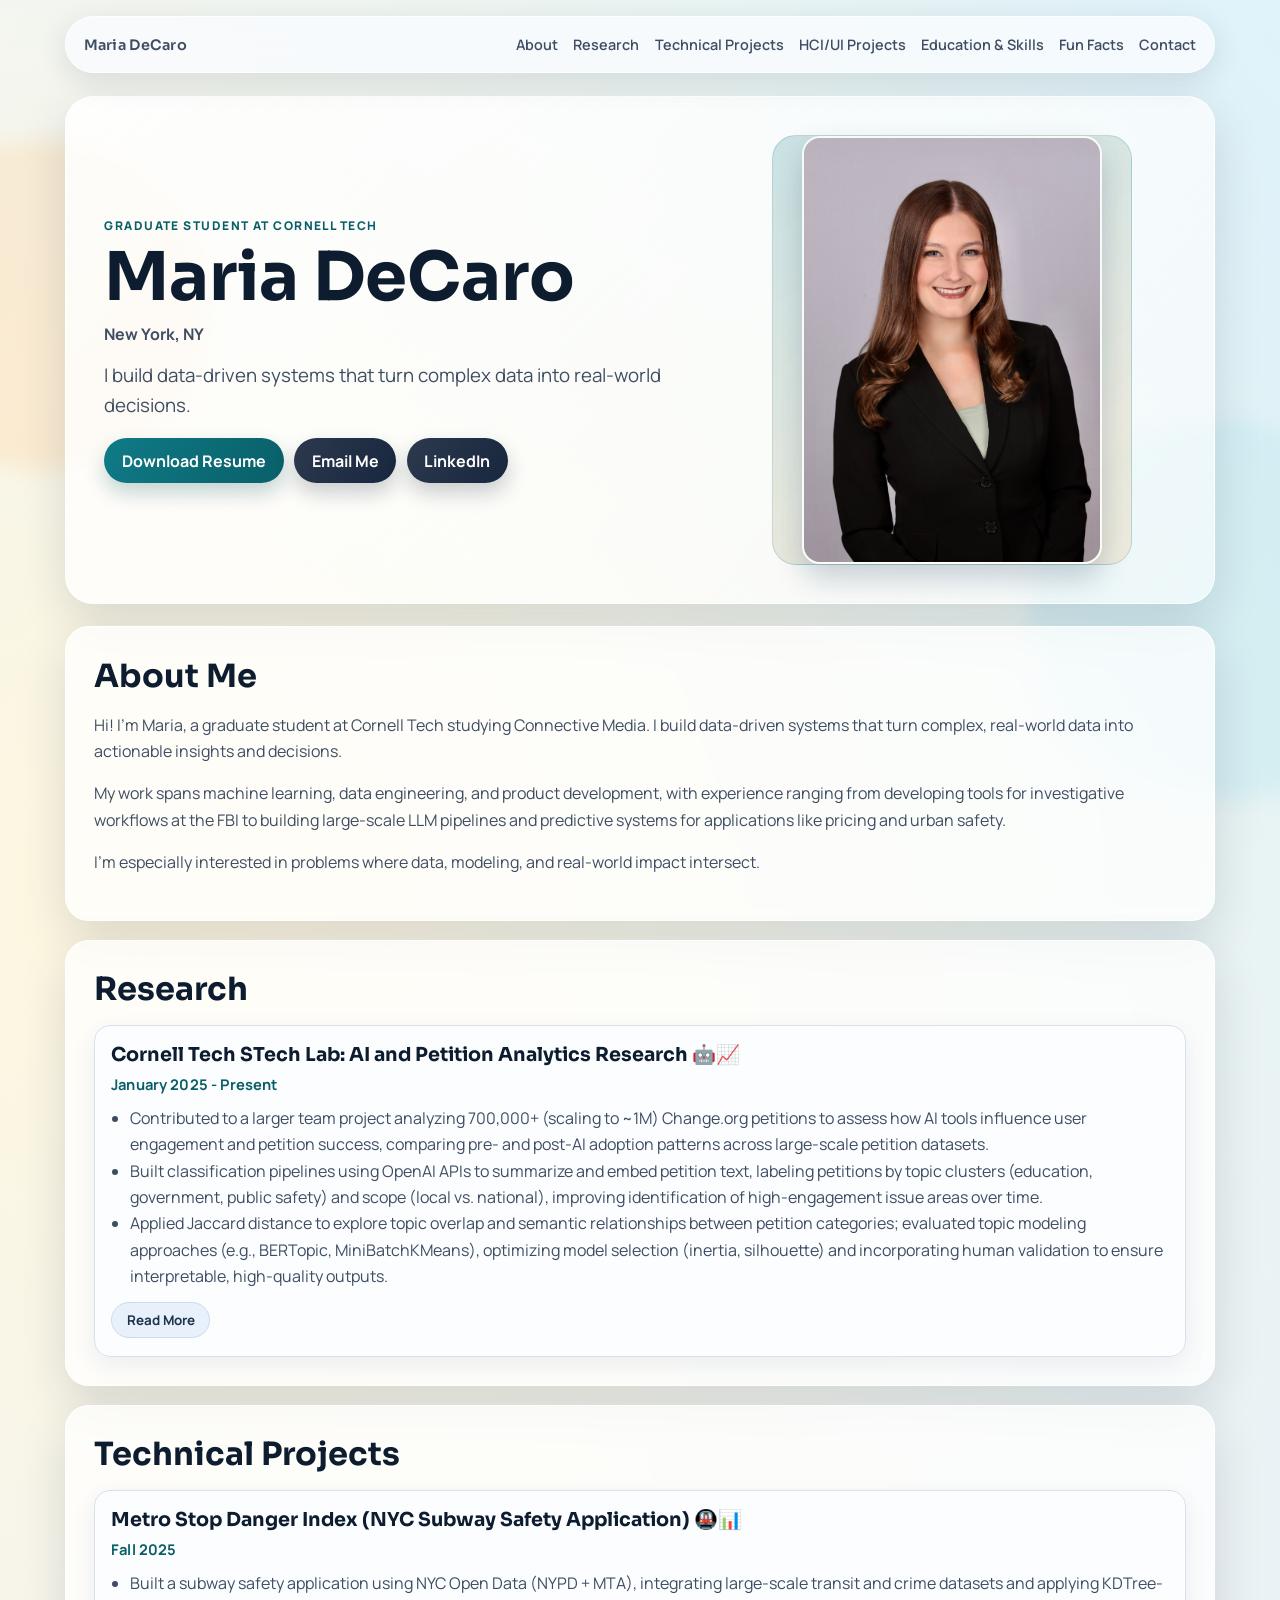
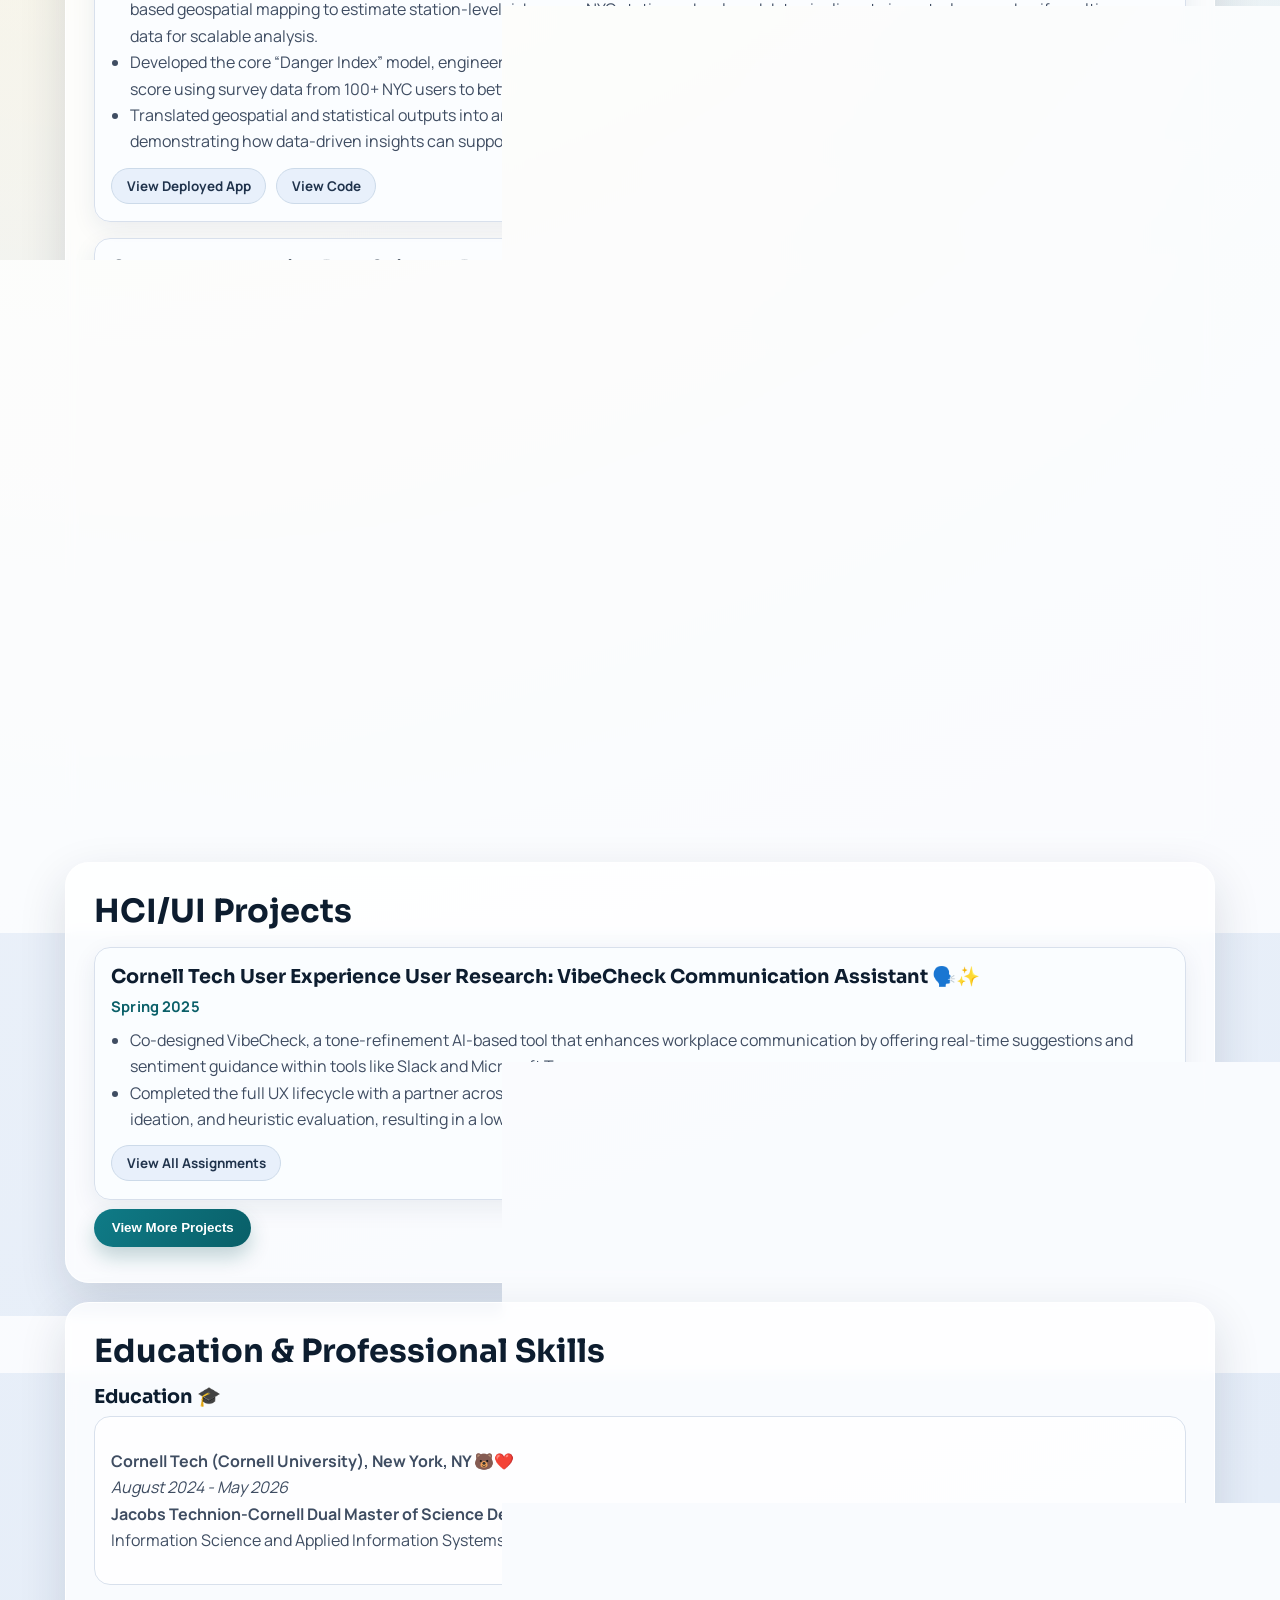
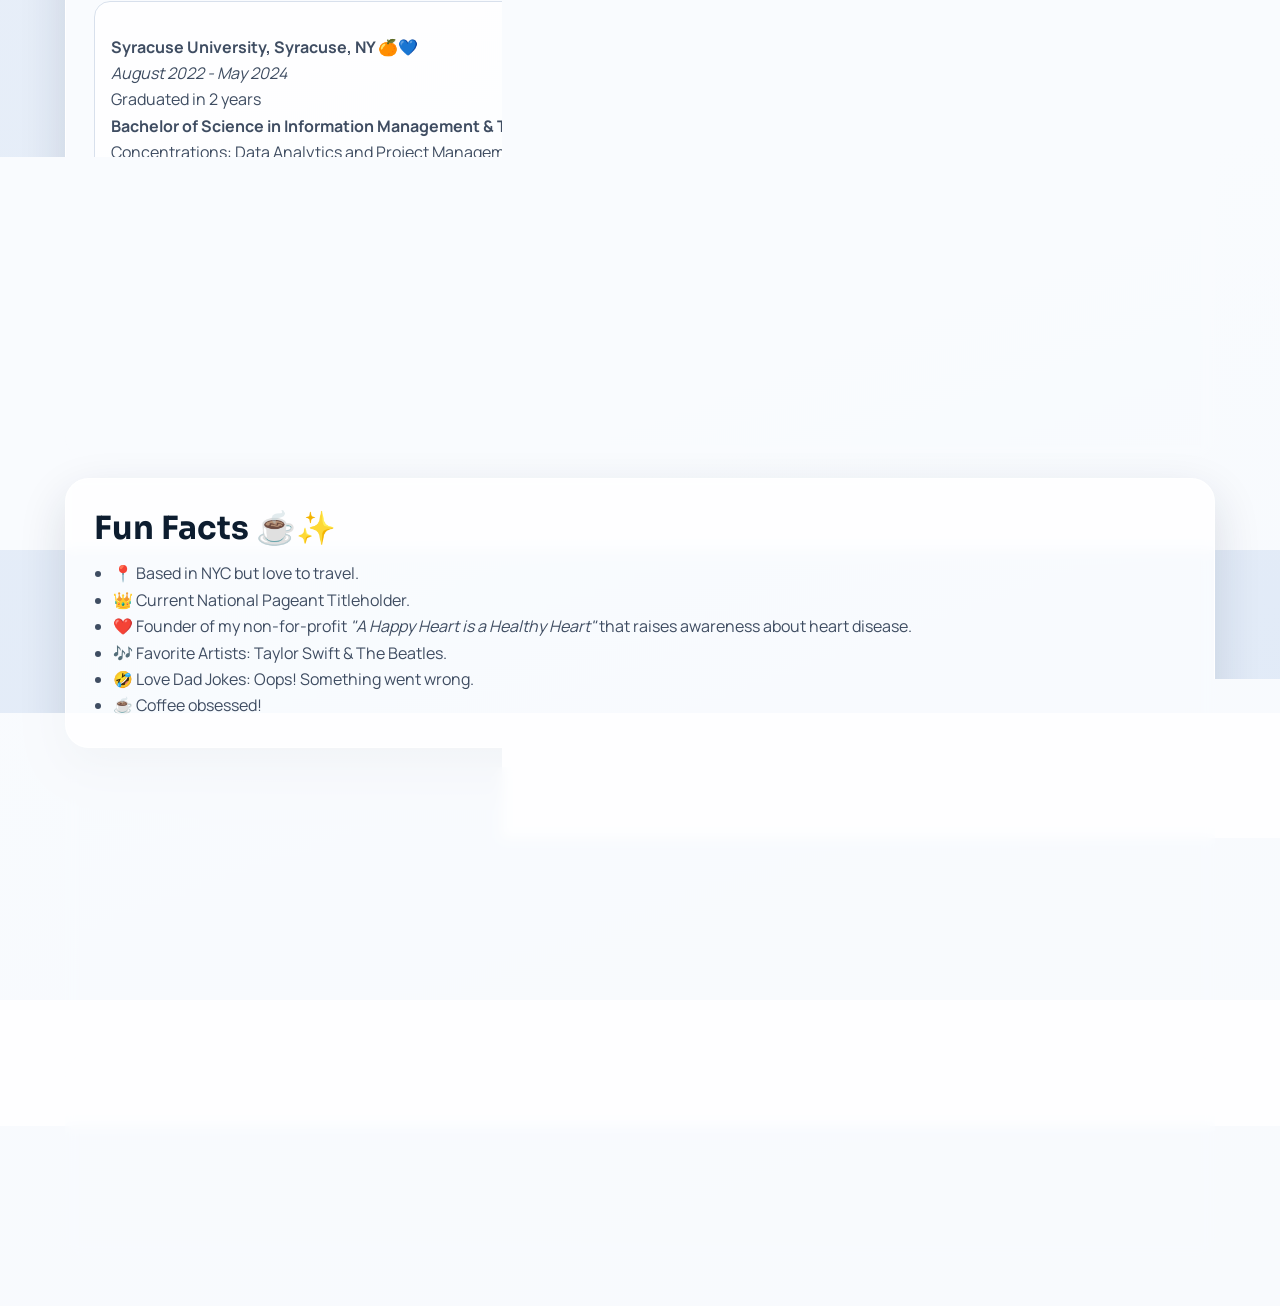
<file: index.html>
<!DOCTYPE html>
<html lang="en">
<head>
    <meta charset="UTF-8">
    <meta name="viewport" content="width=device-width, initial-scale=1.0">
    <title>Maria DeCaro | Portfolio</title>
    <meta name="description" content="Explore my work, projects, and passions. Let's connect!">
    <meta property="og:url" content="https://maria-decaro.github.io/homepage/">
    <meta property="og:type" content="website">
    <meta property="og:title" content="Maria DeCaro | Portfolio">
    <meta property="og:image" content="https://maria-decaro.github.io/homepage/preview.jpg">
    <meta property="og:image:alt" content="Maria DeCaro's headshot">
    <meta property="og:description" content="Explore my work, projects, and passions. Let's connect!">
    <meta itemprop="name" content="Maria DeCaro | Portfolio">
    <meta itemprop="description" content="Explore my work, projects, and passions. Let's connect!">
    <meta itemprop="image" content="https://maria-decaro.github.io/homepage/preview.jpg">
    <script type="application/ld+json">
    {
      "@context": "http://schema.org",
      "@type": "WebPage",
      "name": "Maria DeCaro | Portfolio",
      "image": "https://maria-decaro.github.io/homepage/preview.jpg",
      "description": "Explore my work, projects, and passions. Let's connect!",
      "url": "https://maria-decaro.github.io/homepage/"
    }
    </script>
    <link rel="alternate" type="text/xml+oembed" href="https://maria-decaro.github.io/homepage/oembed_rich.xml" title="Maria DeCaro | Portfolio">
    <link rel="alternate" type="text/xml+oembed" href="https://maria-decaro.github.io/homepage/oembed_photo.xml" title="Maria DeCaro | Portfolio">
    <link rel="alternate" type="text/xml+oembed" href="https://maria-decaro.github.io/homepage/oembed_video.xml" title="Maria DeCaro | Portfolio">
    <link rel="alternate" type="text/xml+oembed" href="https://maria-decaro.github.io/homepage/oembed_link.xml" title="Maria DeCaro | Portfolio">
    <link rel="alternate" type="application/json+oembed" href="https://maria-decaro.github.io/homepage/oembed_rich.json" title="Maria DeCaro | Portfolio">
    <link rel="alternate" type="application/json+oembed" href="https://maria-decaro.github.io/homepage/oembed_photo.json" title="Maria DeCaro | Portfolio">
    <link rel="alternate" type="application/json+oembed" href="https://maria-decaro.github.io/homepage/oembed_video.json" title="Maria DeCaro | Portfolio">
    <link rel="alternate" type="application/json+oembed" href="https://maria-decaro.github.io/homepage/oembed_link.json" title="Maria DeCaro | Portfolio">
    <link rel="stylesheet" href="css/style.css?v=2.4">
</head>
<body>
    <div class="bg-orb orb-1"></div>
    <div class="bg-orb orb-2"></div>

    <nav class="site-nav">
        <a href="#" class="nav-brand">Maria DeCaro</a>
        <button class="nav-toggle" id="nav-toggle" aria-label="Toggle navigation" aria-expanded="false">
            <span></span>
            <span></span>
            <span></span>
        </button>
        <ul id="nav-menu">
            <li><a href="#about">About</a></li>
            <li><a href="#research">Research</a></li>
            <li><a href="#tech_projects">Technical Projects</a></li>
            <li><a href="#hci_projects">HCI/UI Projects</a></li>
            <li><a href="#education-profskills">Education & Skills</a></li>
            <li><a href="#fun-facts">Fun Facts</a></li>
            <li><a href="#contact">Contact</a></li>
        </ul>
    </nav>

    <header class="hero reveal">
        <div class="hero-copy">
            <p class="eyebrow">Graduate Student at Cornell Tech</p>
            <h1>Maria DeCaro</h1>
            <p class="location">New York, NY</p>
            <p class="lead">I build data-driven systems that turn complex data into real-world decisions.</p>
            <div class="button-group">
                <a href="Maria_DeCaro_Resume_April2026.pdf" class="btn">Download Resume</a>
                <a href="mailto:mariasdecaro@gmail.com" class="btn btn-secondary">Email Me</a>
                <a href="https://www.linkedin.com/in/maria-decaro/" target="_blank" rel="noopener noreferrer" class="btn btn-secondary">LinkedIn</a>
            </div>
        </div>
        <div class="hero-photo-wrap">
            <img src="headshot.jpg" alt="Picture of Maria DeCaro" class="profile-image">
        </div>
    </header>

    <main>
        <section id="about" class="panel reveal">
            <h2>About Me</h2>
            <p>Hi! I’m Maria, a graduate student at Cornell Tech studying Connective Media. I build data-driven systems that turn complex, real-world data into actionable insights and decisions.</p>
            <p>My work spans machine learning, data engineering, and product development, with experience ranging from developing tools for investigative workflows at the FBI to building large-scale LLM pipelines and predictive systems for applications like pricing and urban safety.</p>
            <p>I’m especially interested in problems where data, modeling, and real-world impact intersect.</p>
        </section>

        <section id="research" class="panel reveal">
            <h2>Research</h2>
            <article class="project">
                <div class="anchor-offset" id="petition-research"></div>
                <h3><strong>Cornell Tech STech Lab:</strong> AI and Petition Analytics Research 🤖📈</h3>
                <h4>January 2025 - Present</h4>
                <ul>
                    <li>Contributed to a larger team project analyzing 700,000+ (scaling to ~1M) Change.org petitions to assess how AI tools influence user engagement and petition success, comparing pre- and post-AI adoption patterns across large-scale petition datasets.</li>
                    <li>Built classification pipelines using OpenAI APIs to summarize and embed petition text, labeling petitions by topic clusters (education, government, public safety) and scope (local vs. national), improving identification of high-engagement issue areas over time.</li>
                    <li>Applied Jaccard distance to explore topic overlap and semantic relationships between petition categories; evaluated topic modeling approaches (e.g., BERTopic, MiniBatchKMeans), optimizing model selection (inertia, silhouette) and incorporating human validation to ensure interpretable, high-quality outputs.</li>
                </ul>
                <div class="project-actions">
                    <a href="Change.org%20Research%20Steps.pdf" class="btn-small">Read More</a>
                </div>
            </article>
        </section>

        <section id="tech_projects" class="panel reveal">
            <h2>Technical Projects</h2>
            <article class="project">
                <div class="anchor-offset" id="metro-stop-danger-index"></div>
                <h3><strong>Metro Stop Danger Index (NYC Subway Safety Application)</strong> 🚇📊</h3>
                <h4>Fall 2025</h4>
                <ul>
                    <li>Built a subway safety application using NYC Open Data (NYPD + MTA), integrating large-scale transit and crime datasets and applying KDTree-based geospatial mapping to estimate station-level risk across NYC stations; developed data pipelines to ingest, clean, and unify multi-source data for scalable analysis.</li>
                    <li>Developed the core “Danger Index” model, engineering features (crime counts, severity weighting, proximity effects) and calibrating a 1–10 risk score using survey data from 100+ NYC users to better align predictions with real-world safety perception.</li>
                    <li>Translated geospatial and statistical outputs into an intuitive, user-facing application, enabling real-time comparison of station safety and demonstrating how data-driven insights can support safer transit decisions in high-density urban environments.</li>
                </ul>
                <div class="project-actions">
                    <a href="https://v2-vista-spark.lovable.app/" class="btn-small">View Deployed App</a>
                    <a href="https://github.com/Metro-Stop-Safety-Index/v2-vista-spark" class="btn-small">View Code</a>
                </div>
            </article>

            <article class="project">
                <div class="anchor-offset" id="pricing-optimization"></div>
                <h3><strong>Cornell Tech Applied Data Science:</strong> Demand Estimation &amp; Pricing Optimization 📊💰</h3>
                <h4>Fall 2025</h4>
                <ul>
                    <li>Built and evaluated demand models (logistic regression, random forest, gradient boosting) to predict customer purchase behavior, iterating across models to better capture nonlinear price effects and improve accuracy (ROC-AUC up to 0.99).</li>
                    <li>Designed a dynamic pricing strategy that estimates expected revenue across price options and selects optimal prices per customer, balancing profit with inventory constraints and competitor behavior in a simulated market.</li>
                </ul>
                <div class="project-actions">
                    <a href="applied_data_science_final_project.pdf" class="btn-small">View Final Report</a>
                    <a href="applied_data_science_final_code/index.html" class="btn-small">View Code &amp; Files</a>
                </div>
            </article>

                        <article class="project">
                <div class="anchor-offset" id="yelp-classification"></div>
                <h3><strong>Cornell Tech Data Science in the Wild:</strong> Yelp Review Classification Project 📝🤖</h3>
                <h4>Spring 2025</h4>
                <ul>
                    <li>Collaborated in a team of four to analyze nearly 7 million Yelp reviews across 40+ columns, leading data cleaning, preprocessing, and structured organization of review, user, and business metadata to support machine learning workflows.</li>
                    <li>Designed and implemented the top-performing models using OpenAI’s API for zero-shot, few-shot, and fine-tuned classification (achieving 75.5% accuracy), and supported tuning of a LightGBM model as the top non-AI baseline.</li>
                </ul>
                <div class="project-actions">
                    <a href="Data_Science_in_the_Wild_Final_Report.pdf" class="btn-small">View Report</a>
                    <a href="https://drive.google.com/file/d/1XoEaKG5qUBzHA_Q3C5388-C3gp7YVzqk/view?usp=sharing" class="btn-small">View Presentation Video</a>
                </div>
            </article>

            <div class="view-more-wrap">
                <button id="view-more-tech-projects" class="btn">View More Projects</button>
            </div>
            <div id="more-tech-projects" class="hidden">
                <article class="project">
                    <div class="anchor-offset" id="student-mental-health-sentiment"></div>
                    <h3><strong>Cornell Tech Applied Machine Learning:</strong> Sentiment Analysis and Student Mental Health Project 🧠📊</h3>
                    <h4>Fall 2024</h4>
                    <ul>
                        <li>Built a custom dataset from 16 university-focused Reddit subreddits across U.S. regions, applying sentiment analysis to track emotional trends during high-stress periods like midterms and finals.</li>
                        <li>Developed and evaluated ML models (logistic regression, deep learning, random forest, temporal modeling, clustering) to classify sentiment and identify mental health patterns, finding higher negative sentiment in California universities compared to other regions and proposing a framework for proactive university support.</li>
                    </ul>
                    <div class="project-actions">
                        <a href="AML_Final_Report.pdf" class="btn-small">View Report</a>
                    </div>
                </article>

                <article class="project">
                    <div class="anchor-offset" id="bluesky-giveaway-scams"></div>
                    <h3>Cornell Tech Trust &amp; Safety: Labeling Giveaway Scams on Bluesky 🤖💸</h3>
                    <h4>Spring 2025</h4>
                    <ul>
                        <li>Collaborated in a team of three using pair programming to build a rule-based labeler and design a multi-tiered content moderation policy for detecting fraudulent giveaway scams on Bluesky, integrating platform data and safety principles.</li>
                        <li>Led bot detection work by testing an Isolation Forest model (ultimately ineffective) and implementing a threshold-based method using linear regression on account metrics, achieving 89.5% accuracy in classifying bot-like accounts.</li>
                    </ul>
                    <div class="project-actions">
                        <a href="https://github.com/RachMink/cs5342-spring2025-team7/tree/main/bluesky-assign3" class="btn-small">View Code</a>
                        <a href="https://drive.google.com/file/d/1r-C16cA2pF5BFdZ-2VKHx67okb9uZqFE/view?usp=sharing" class="btn-small">View Presentation Video</a>
                    </div>
                </article>

                <article class="project">
                    <div class="anchor-offset" id="tweet-sentiment-analysis"></div>
                    <h3>Cornell Tech Applied Machine Learning: Sentiment Analysis on Tweets 🐦📊</h3>
                    <h4>Fall 2024</h4>
                    <ul>
                        <li>Collaborated with my team to implement a hybrid sentiment analysis model on a dataset of labeled and unlabeled tweets, combining both supervised and unsupervised learning methods.</li>
                        <li>Applied text preprocessing (cleaning, tokenization, vectorization) and trained Multinomial Naive Bayes and Logistic Regression classifiers on labeled data.</li>
                        <li>Improved model accuracy to 95.4% by using unsupervised learning to label unlabeled tweets and augment the dataset with Logistic Regression predictions.</li>
                    </ul>
                    <div class="project-actions">
                        <a href="AML_Midterm_Report.pdf" class="btn-small">View Report</a>
                    </div>
                </article>

                <article class="project">
                    <div class="anchor-offset" id="nyc-algomatcher"></div>
                    <h3>Cornell Tech Building Start-Up Systems: NYC AlgoMatcher Website 🏙️🧠💻</h3>
                    <h4>Spring 2025</h4>
                    <ul>
                        <li>Collaborated in a two-person coding team to develop a public-facing site that helps NYC residents understand which city-run algorithms may process their personal data, based on responses to a 17-question survey.</li>
                        <li>Independently built the full survey page, dynamic progress bar, and navigation bar using React, Next.js, and Tailwind CSS, ensuring a responsive and polished user experience.</li>
                        <li>Led front-end deployment on Vercel, resolving GitHub repo ownership and routing issues by reconfiguring the project structure and restoring proper App Router functionality.</li>
                    </ul>
                    <div class="project-actions">
                        <a href="https://nyc-algo-matcher.vercel.app/" class="btn-small">Deployed Website</a>
                        <a href="https://github.com/maria-decaro/nyc-algo-matcher" class="btn-small">View Code</a>
                    </div>
                </article>

                <article class="project">
                    <div class="anchor-offset" id="loan-default-prediction"></div>
                    <h3><strong>Syracuse University Data Mining:</strong> Applied Machine Learning Loan Default Prediction Models 💰📈</h3>
                    <h4>Spring 2024</h4>
                    <ul>
                        <li>Coded a Python program to predict loan default probability using bank data, applying machine learning models such as Random Forest (highest accuracy), Gradient Boosting Machine, and Linear Regression to assess financial risk.</li>
                        <li>Collaborated with teammates to implement SMOTE for imbalanced data handling, improving model performance and gaining insights into borrower risk factors, demonstrating how machine learning can aid banks in decision-making and risk management.</li>
                    </ul>
                    <div class="project-actions">
                        <a href="data_mining_final.pdf" class="btn-small">View Report Presentation</a>
                    </div>
                </article>
            </div>
        </section>

        <section id="hci_projects" class="panel reveal">
            <h2>HCI/UI Projects</h2>
            <article class="project">
                <div class="anchor-offset" id="vibecheck-communication-assistant"></div>
                <h3><strong>Cornell Tech User Experience User Research:</strong> VibeCheck Communication Assistant 🗣️✨</h3>
                <h4>Spring 2025</h4>
                <ul>
                    <li>Co-designed VibeCheck, a tone-refinement AI-based tool that enhances workplace communication by offering real-time suggestions and sentiment guidance within tools like Slack and Microsoft Teams.</li>
                    <li>Completed the full UX lifecycle with a partner across 10 assignments, including stakeholder interviews, affinity diagramming, persona creation, ideation, and heuristic evaluation, resulting in a low- and mid-fidelity interactive prototype.</li>
                </ul>
                <div class="project-actions">
                    <a href="https://drive.google.com/drive/folders/1XEyEli1j8WmbD2kFbAJULu0ilezgaVb5?usp=sharing" class="btn-small">View All Assignments</a>
                </div>
            </article>

            <div class="view-more-wrap">
                <button id="view-more-hci-projects" class="btn">View More Projects</button>
            </div>
            <div id="more-hci-projects" class="hidden">
                <article class="project">
                    <div class="anchor-offset" id="trip-tuner-product-design"></div>
                    <h3><strong>Cornell Tech Human-Computer Interaction:</strong> Product Design Project 🎨📱</h3>
                    <h4>Fall 2024</h4>
                    <ul>
                        <li>Collaborated with my team to design and prototype Trip Tuner, an application allowing users to customize their trip planning experience through personalized questionnaires.</li>
                        <li>Applied Human-Computer Interaction (HCI) principles such as paper prototyping, user interviews, and iterative testing to ensure an intuitive, user-friendly, and accessible app design.</li>
                        <li>Developed an interactive Figma prototype for Trip Tuner and encourage users to explore the app's flow and interface.</li>
                    </ul>
                    <div class="project-actions">
                        <a href="https://www.figma.com/proto/x0NF2pzCG3eEhROfRzOzbx/Travel-Planning-Assistant?node-id=0-1&t=OelXJfwcU7cAC0zX-1" class="btn-small">View Figma Prototype</a>
                    </div>
                </article>

                <article class="project">
                    <div class="anchor-offset" id="interview-bias-ai"></div>
                    <h3>Cornell Tech Psychological and Social Aspects of Technology: Interview Bias and AI 🤖🗣️</h3>
                    <h4>Fall 2024</h4>
                    <ul>
                        <li>Replicated and expanded Martin and Nagao's 1989 study to explore how AI-led interviews influence social desirability bias and self-reported honesty.</li>
                        <li>Designed an experiment with human-led, AI-led, and computerized interview conditions to assess responses, including social desirability and GPA accuracy.</li>
                        <li>Found that AI interviews led to higher social desirability bias, highlighting the psychological dynamics in AI recruitment.</li>
                    </ul>
                    <div class="project-actions">
                        <a href="PyschSocial_Final.pdf" class="btn-small">View Report</a>
                    </div>
                </article>
            </div>
        </section>

        <section id="education-profskills" class="panel reveal">
            <h2>Education &amp; Professional Skills</h2>
            <h3>Education 🎓</h3>

            <div class="school">
                <p><strong>Cornell Tech (Cornell University), New York, NY 🐻❤️</strong><br><em>August 2024 - May 2026</em><br><strong>Jacobs Technion-Cornell Dual Master of Science Degrees</strong><br>Information Science and Applied Information Systems</p>
            </div>

            <div class="school">
                <p><strong>Syracuse University, Syracuse, NY 🍊💙</strong><br><em>August 2022 - May 2024</em><br>Graduated in 2 years<br><strong>Bachelor of Science in Information Management &amp; Technology</strong><br>Concentrations: Data Analytics and Project Management<br>Renee Crown University Honors Program</p>
            </div>

            <h3>Technical Skills 💻</h3>
            <ul>
                <li><strong>Coding Languages:</strong> Python, SQL, R, HTML, CSS</li>
                <li><strong>Libraries &amp; Tools:</strong> pandas, NumPy, scikit-learn, LightGBM, Matplotlib, Seaborn, Plotly, NetworkX, BeautifulSoup, Jupyter Notebooks, Microsoft Excel (Office Specialist certified), Git, BERTopic, OpenAI API</li>
                <li><strong>Techniques:</strong> Machine learning (classification, clustering, regression, ensembles, deep learning, logistic regression, random forest, gradient boosting), NLP, sentiment analysis, topic modeling, anomaly detection, feature engineering, A/B testing, hypothesis testing, statistical modeling, data visualization, web scraping</li>
            </ul>
        </section>

        <section id="fun-facts" class="panel reveal">
            <h2>Fun Facts ☕✨</h2>
            <ul>
                <li>📍 Based in NYC but love to travel.</li>
                <li>👑 Current National Pageant Titleholder.</li>
                <li>❤️ Founder of my non-for-profit <i>"A Happy Heart is a Healthy Heart"</i> that raises awareness about heart disease.</li>
                <li>🎶 Favorite Artists: Taylor Swift &amp; The Beatles.</li>
                <li>🤣 Love Dad Jokes: <span id="dad-joke">Loading joke...</span></li>
                <li>☕ Coffee obsessed!</li>
            </ul>
        </section>

        <section id="music" class="panel reveal">
            <h2>Now Playing 🎵</h2>
            <iframe src="https://open.spotify.com/embed/track/6VsvKPJ4xjVNKpI8VVZ3SV" width="100%" height="152" loading="lazy" frameborder="0" allow="autoplay; encrypted-media"></iframe>
        </section>

        <section id="contact" class="panel reveal">
            <h2>Let's Connect! 🤝💬</h2>
            <p>Interested in working together or just want to say hi? Reach out!</p>
            <address class="button-group">
                <a href="mailto:mariasdecaro@gmail.com" class="btn">Email Me</a>
                <a href="https://www.linkedin.com/in/maria-decaro/" target="_blank" rel="noopener noreferrer" class="btn btn-secondary">LinkedIn</a>
            </address>
        </section>
    </main>

    <script src="js/script.js?v=2.0"></script>
</body>
</html>
</file>
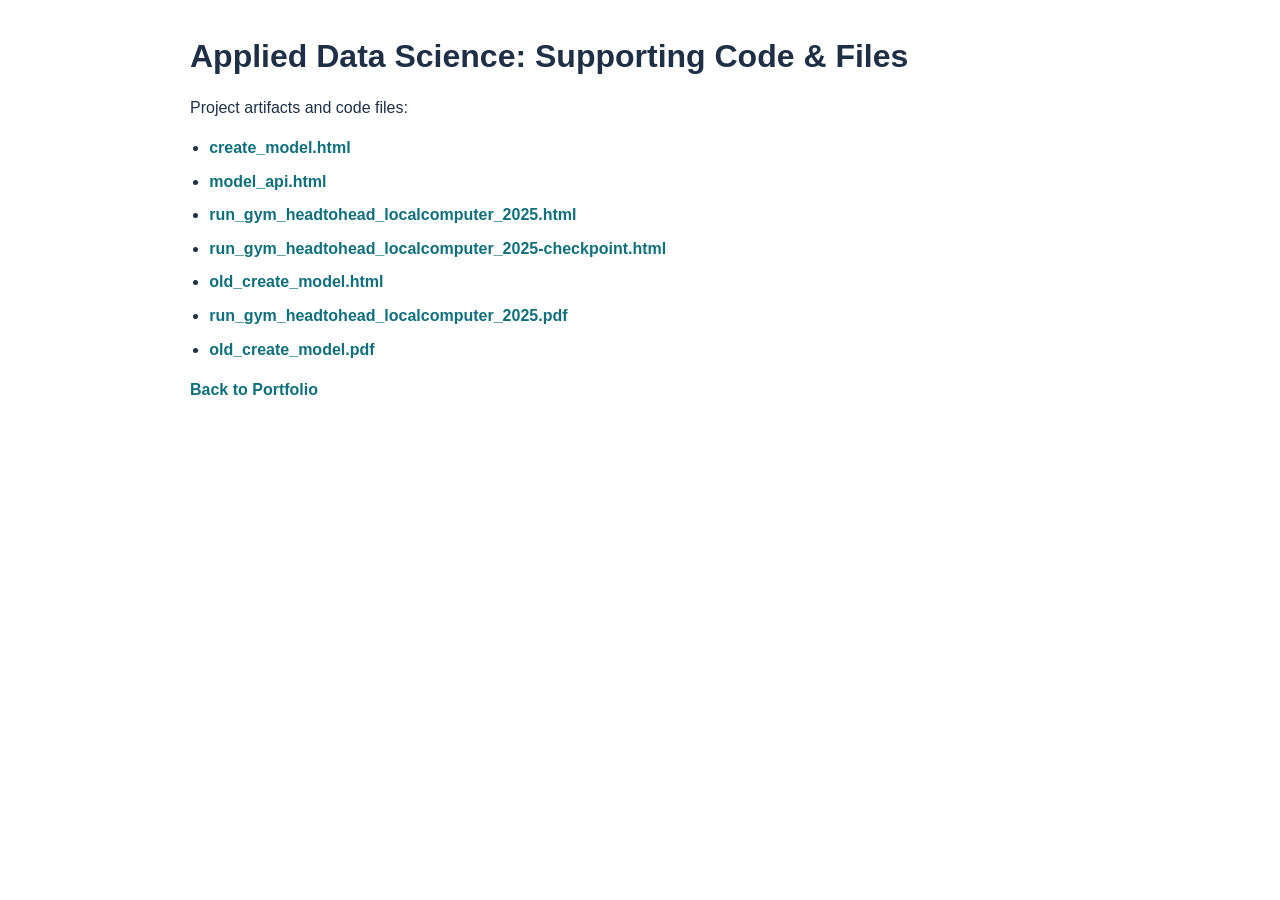
<file: applied_data_science_final_code/index.html>
<!DOCTYPE html>
<html lang="en">
<head>
    <meta charset="UTF-8">
    <meta name="viewport" content="width=device-width, initial-scale=1.0">
    <title>Applied Data Science Project Files</title>
    <style>
        body {
            font-family: Arial, sans-serif;
            margin: 2rem auto;
            max-width: 900px;
            padding: 0 1rem;
            line-height: 1.5;
            color: #1f2f45;
        }
        h1 {
            margin-bottom: 0.5rem;
        }
        ul {
            padding-left: 1.2rem;
        }
        li {
            margin-bottom: 0.6rem;
        }
        a {
            color: #0f6f7b;
            text-decoration: none;
            font-weight: 600;
        }
        a:hover {
            text-decoration: underline;
        }
    </style>
</head>
<body>
    <h1>Applied Data Science: Supporting Code & Files</h1>
    <p>Project artifacts and code files:</p>
    <ul>
        <li><a href="create_model.html">create_model.html</a></li>
        <li><a href="model_api.html">model_api.html</a></li>
        <li><a href="run_gym_headtohead_localcomputer_2025.html">run_gym_headtohead_localcomputer_2025.html</a></li>
        <li><a href="run_gym_headtohead_localcomputer_2025-checkpoint.html">run_gym_headtohead_localcomputer_2025-checkpoint.html</a></li>
        <li><a href="old_create_model.html">old_create_model.html</a></li>
        <li><a href="run_gym_headtohead_localcomputer_2025.pdf">run_gym_headtohead_localcomputer_2025.pdf</a></li>
        <li><a href="old_create_model.pdf">old_create_model.pdf</a></li>
    </ul>
    <p><a href="../index.html">Back to Portfolio</a></p>
</body>
</html>
</file>
<file: css/style.css>
@import url("https://fonts.googleapis.com/css2?family=Manrope:wght@400;500;600;700;800&family=Sora:wght@600;700;800&display=swap");

:root {
    --bg-base: #f4f7fb;
    --bg-deep: #dfe9f7;
    --ink-strong: #1d2938;
    --ink-soft: #3f4d62;
    --line: #d8e0ec;
    --brand: #0f7b87;
    --brand-strong: #095f68;
    --accent: #f2a341;
    --card: rgba(255, 255, 255, 0.76);
    --shadow: 0 18px 48px rgba(18, 36, 67, 0.14);
    --radius-lg: 24px;
    --radius-md: 16px;
}

*,
*::before,
*::after {
    box-sizing: border-box;
}

html {
    scroll-behavior: smooth;
}

body {
    margin: 0;
    min-height: 100vh;
    font-family: "Manrope", sans-serif;
    color: var(--ink-strong);
    background:
        radial-gradient(circle at 14% 20%, #fff7df 0%, transparent 42%),
        radial-gradient(circle at 86% 8%, #d5f0ff 0%, transparent 38%),
        linear-gradient(160deg, var(--bg-base), var(--bg-deep));
    overflow-x: hidden;
}

.bg-orb {
    position: fixed;
    z-index: -1;
    border-radius: 50%;
    filter: blur(10px);
    opacity: 0.36;
    animation: float 16s ease-in-out infinite;
}

.orb-1 {
    width: 330px;
    height: 330px;
    background: #ffd8a8;
    left: -120px;
    top: 140px;
}

.orb-2 {
    width: 380px;
    height: 380px;
    background: #b7e6ef;
    right: -130px;
    top: 420px;
    animation-delay: -6s;
}

.site-nav {
    position: sticky;
    top: 0;
    z-index: 99;
    width: min(1150px, calc(100% - 2rem));
    margin: 1rem auto 0;
    padding: 0.9rem 1.1rem;
    border: 1px solid rgba(255, 255, 255, 0.7);
    border-radius: 999px;
    background: rgba(249, 252, 255, 0.8);
    backdrop-filter: blur(12px);
    box-shadow: 0 8px 30px rgba(24, 40, 63, 0.12);
    display: flex;
    align-items: center;
    justify-content: space-between;
    gap: 1rem;
}

.nav-brand {
    text-decoration: none;
    color: var(--ink-strong);
    font-weight: 800;
    font-family: "Sora", sans-serif;
    letter-spacing: 0.02em;
}

.site-nav ul {
    list-style: none;
    margin: 0;
    padding: 0;
    display: flex;
    align-items: center;
    gap: 0.95rem;
}

.site-nav a {
    color: var(--ink-soft);
    text-decoration: none;
    font-weight: 600;
    font-size: 0.9rem;
    transition: color 0.25s ease;
}

.site-nav a:hover,
.site-nav a:focus-visible {
    color: var(--brand-strong);
}

.nav-toggle {
    display: none;
    border: 0;
    background: transparent;
    padding: 0.25rem;
    cursor: pointer;
}

.nav-toggle span {
    display: block;
    width: 26px;
    height: 2.6px;
    border-radius: 6px;
    background: var(--ink-strong);
    margin: 4.4px 0;
}

.hero {
    width: min(1150px, calc(100% - 2rem));
    margin: 1.4rem auto 0;
    padding: clamp(1.4rem, 3vw, 3rem);
    border-radius: calc(var(--radius-lg) + 4px);
    border: 1px solid rgba(255, 255, 255, 0.9);
    background: linear-gradient(135deg, rgba(255, 255, 255, 0.86), rgba(255, 255, 255, 0.58));
    box-shadow: var(--shadow);
    display: grid;
    gap: 1.6rem;
    grid-template-columns: 1.2fr 0.9fr;
    align-items: center;
}

.eyebrow {
    margin: 0;
    text-transform: uppercase;
    letter-spacing: 0.12em;
    font-size: 0.75rem;
    color: var(--brand-strong);
    font-weight: 800;
}

h1,
h2,
h3 {
    margin: 0;
    font-family: "Sora", sans-serif;
    color: #0d1d2f;
}

h1 {
    font-size: clamp(2.3rem, 7vw, 4.2rem);
    line-height: 1.05;
    margin-top: 0.35rem;
}

h2 {
    font-size: clamp(1.45rem, 3.2vw, 2rem);
    margin-bottom: 0.8rem;
}

h3 {
    font-size: clamp(1.03rem, 2.2vw, 1.2rem);
    line-height: 1.35;
    margin-bottom: 0.35rem;
}

h4 {
    margin: 0 0 0.7rem;
    color: var(--brand-strong);
    font-size: 0.92rem;
    letter-spacing: 0.01em;
}

.lead,
.location {
    color: var(--ink-soft);
}

.lead {
    font-size: clamp(1rem, 2.2vw, 1.17rem);
    line-height: 1.62;
    max-width: 62ch;
    margin: 0.8rem 0 0;
}

.location {
    margin: 0.55rem 0 0;
    font-weight: 700;
}

.hero-photo-wrap {
    justify-self: center;
    display: grid;
    place-items: center;
    width: min(100%, 360px);
    aspect-ratio: 0.93;
    border-radius: 24px;
    background: linear-gradient(145deg, rgba(15, 123, 135, 0.2), rgba(242, 163, 65, 0.16));
    border: 1px solid rgba(15, 123, 135, 0.18);
}

.profile-image {
    width: calc(100% - 1.3rem);
    max-width: 300px;
    border-radius: 18px;
    border: 2px solid rgba(255, 255, 255, 0.8);
    box-shadow: 0 14px 30px rgba(15, 42, 76, 0.22);
    transition: transform 0.35s ease;
}

.hero-photo-wrap:hover .profile-image {
    transform: translateY(-6px);
}

main {
    width: min(1150px, calc(100% - 2rem));
    margin: 1.4rem auto 3rem;
    display: grid;
    gap: 1.2rem;
}

.panel {
    border-radius: var(--radius-lg);
    border: 1px solid rgba(255, 255, 255, 0.9);
    background: var(--card);
    backdrop-filter: blur(6px);
    box-shadow: var(--shadow);
    padding: clamp(1.1rem, 2.2vw, 1.9rem);
}

.project {
    margin-top: 1rem;
    padding: 1rem 1rem 1.1rem;
    border-radius: var(--radius-md);
    border: 1px solid var(--line);
    background: rgba(250, 253, 255, 0.82);
    box-shadow: 0 8px 24px rgba(23, 48, 84, 0.08);
}

.anchor-offset {
    display: block;
    position: relative;
    top: -120px;
    height: 0;
    visibility: hidden;
    pointer-events: none;
}

p,
li {
    line-height: 1.65;
    color: var(--ink-soft);
}

ul {
    margin: 0.35rem 0 0;
    padding-left: 1.2rem;
}

.school {
    margin-bottom: 1rem;
    padding: 0.95rem 1rem;
    border: 1px solid var(--line);
    border-radius: var(--radius-md);
    background: rgba(255, 255, 255, 0.7);
}

.button-group,
.project-actions {
    display: flex;
    flex-wrap: wrap;
    gap: 0.65rem;
}

.button-group {
    margin-top: 1.1rem;
}

.project-actions {
    margin-top: 0.8rem;
}

.btn,
.btn-small {
    text-decoration: none;
    cursor: pointer;
    border-radius: 999px;
    border: 0;
    transition: transform 0.2s ease, box-shadow 0.2s ease, background-color 0.2s ease;
}

.btn {
    display: inline-flex;
    align-items: center;
    justify-content: center;
    padding: 0.72rem 1.1rem;
    font-weight: 700;
    background: linear-gradient(120deg, var(--brand), var(--brand-strong));
    color: #fff;
    box-shadow: 0 10px 20px rgba(10, 79, 86, 0.24);
}

.btn-secondary {
    background: linear-gradient(120deg, #2c394d, #18273f);
    box-shadow: 0 10px 20px rgba(21, 36, 58, 0.22);
}

.btn-small {
    display: inline-flex;
    align-items: center;
    justify-content: center;
    padding: 0.5rem 0.9rem;
    font-size: 0.84rem;
    font-weight: 700;
    background: #e8f0fb;
    color: #20334c;
    border: 1px solid #ccdae9;
}

.btn:hover,
.btn-small:hover,
.btn:focus-visible,
.btn-small:focus-visible {
    transform: translateY(-2px);
}

.btn-small:hover,
.btn-small:focus-visible {
    background: #dce9f9;
}

.hidden {
    display: none;
}

.view-more-wrap {
    display: flex;
    justify-content: flex-start;
    margin-top: 0.55rem;
    margin-bottom: 0.45rem;
}

.view-more-wrap .btn {
    margin: 0;
}

#music iframe {
    border: 0;
    border-radius: 14px;
}

.reveal {
    opacity: 0;
    transform: translateY(18px);
    transition: opacity 0.55s ease, transform 0.55s ease;
}

.reveal.show {
    opacity: 1;
    transform: translateY(0);
}

@media (max-width: 980px) {
    .hero {
        grid-template-columns: 1fr;
    }

    .hero-photo-wrap {
        width: min(88%, 320px);
    }
}

@media (max-width: 860px) {
    .nav-toggle {
        display: block;
    }

    .site-nav {
        border-radius: 24px;
        flex-wrap: wrap;
    }

    .site-nav ul {
        display: none;
        width: 100%;
        flex-direction: column;
        align-items: flex-start;
        padding: 0.5rem 0.35rem 0.2rem;
        border-top: 1px solid rgba(34, 56, 82, 0.12);
    }

    .site-nav ul.active {
        display: flex;
    }

    .site-nav ul a {
        padding: 0.35rem 0;
    }
}

@media (max-width: 520px) {
    .site-nav,
    .hero,
    main {
        width: calc(100% - 1rem);
    }

    .btn {
        width: 100%;
    }

    .button-group {
        width: 100%;
    }
}

@keyframes float {
    0%,
    100% {
        transform: translateY(0px);
    }
    50% {
        transform: translateY(-18px);
    }
}
</file>
